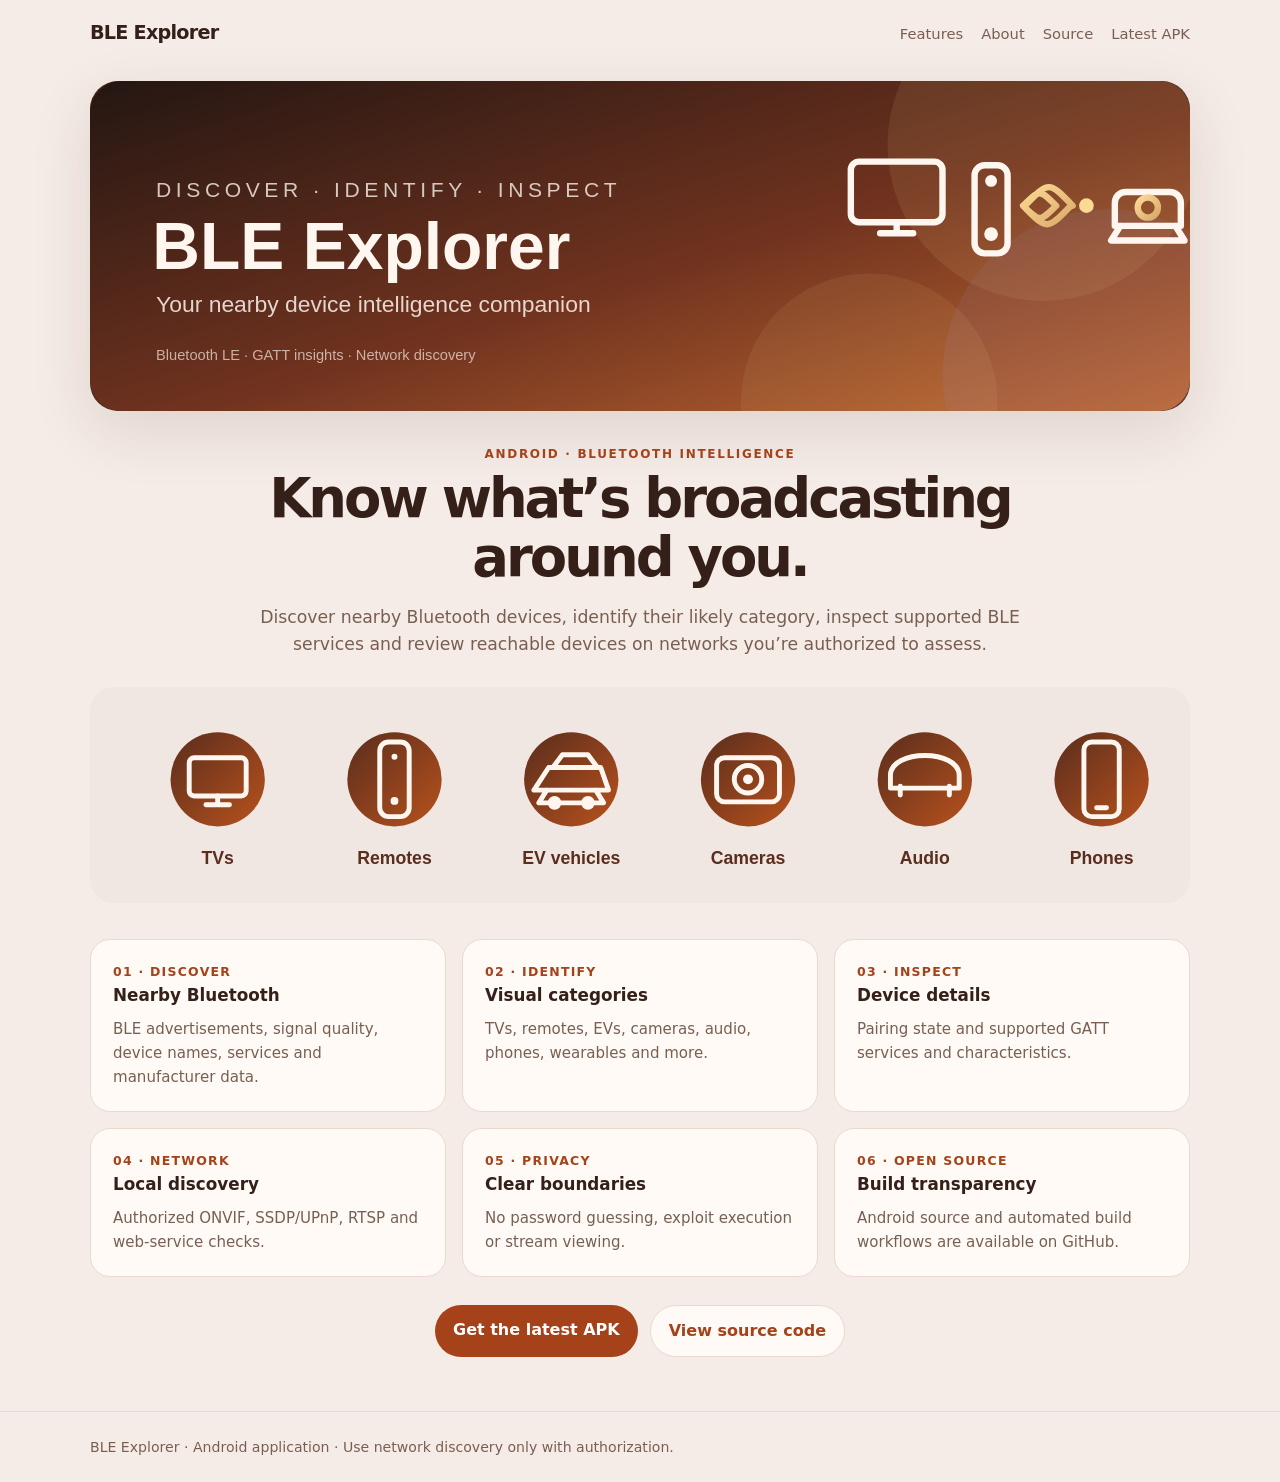
<file: docs/index.html>
<!doctype html>
<html lang="en">
<head>
<meta charset="utf-8"><meta name="viewport" content="width=device-width,initial-scale=1">
<meta name="description" content="BLE Explorer — nearby Bluetooth discovery, device classification and authorized local-network inspection.">
<meta name="theme-color" content="#5a2d1d"><title>BLE Explorer · Device discovery</title>
<link rel="stylesheet" href="assets/site.css">
</head>
<body>
<header class="wrap"><nav class="nav" aria-label="Main navigation"><a class="brand" href="./">BLE Explorer</a><div class="links"><a href="#features">Features</a><a href="about.html">About</a><a href="https://github.com/rath0darya/BLE">Source</a><a href="https://github.com/rath0darya/BLE/releases">Latest APK</a></div></nav></header>
<main class="wrap">
<section class="hero"><img src="assets/ble-explorer-banner.svg" alt="BLE Explorer device discovery banner"></section>
<section class="intro"><div class="eyebrow">Android · Bluetooth intelligence</div><h1>Know what’s broadcasting around you.</h1><p>Discover nearby Bluetooth devices, identify their likely category, inspect supported BLE services and review reachable devices on networks you’re authorized to assess.</p></section>
<img class="categories" src="assets/device-categories.svg" alt="TV, remote, electric vehicle, camera, audio and phone device categories">
<section id="features" class="grid" aria-label="App features">
<article class="card"><div class="num">01 · DISCOVER</div><h2>Nearby Bluetooth</h2><p>BLE advertisements, signal quality, device names, services and manufacturer data.</p></article>
<article class="card"><div class="num">02 · IDENTIFY</div><h2>Visual categories</h2><p>TVs, remotes, EVs, cameras, audio, phones, wearables and more.</p></article>
<article class="card"><div class="num">03 · INSPECT</div><h2>Device details</h2><p>Pairing state and supported GATT services and characteristics.</p></article>
<article class="card"><div class="num">04 · NETWORK</div><h2>Local discovery</h2><p>Authorized ONVIF, SSDP/UPnP, RTSP and web-service checks.</p></article>
<article class="card"><div class="num">05 · PRIVACY</div><h2>Clear boundaries</h2><p>No password guessing, exploit execution or stream viewing.</p></article>
<article class="card"><div class="num">06 · OPEN SOURCE</div><h2>Build transparency</h2><p>Android source and automated build workflows are available on GitHub.</p></article>
</section>
<div class="actions"><a class="button" href="https://github.com/rath0darya/BLE/releases">Get the latest APK</a><a class="button secondary" href="https://github.com/rath0darya/BLE">View source code</a></div>
</main>
<footer><div class="wrap">BLE Explorer · Android application · Use network discovery only with authorization.</div></footer>
</body></html>
</file>
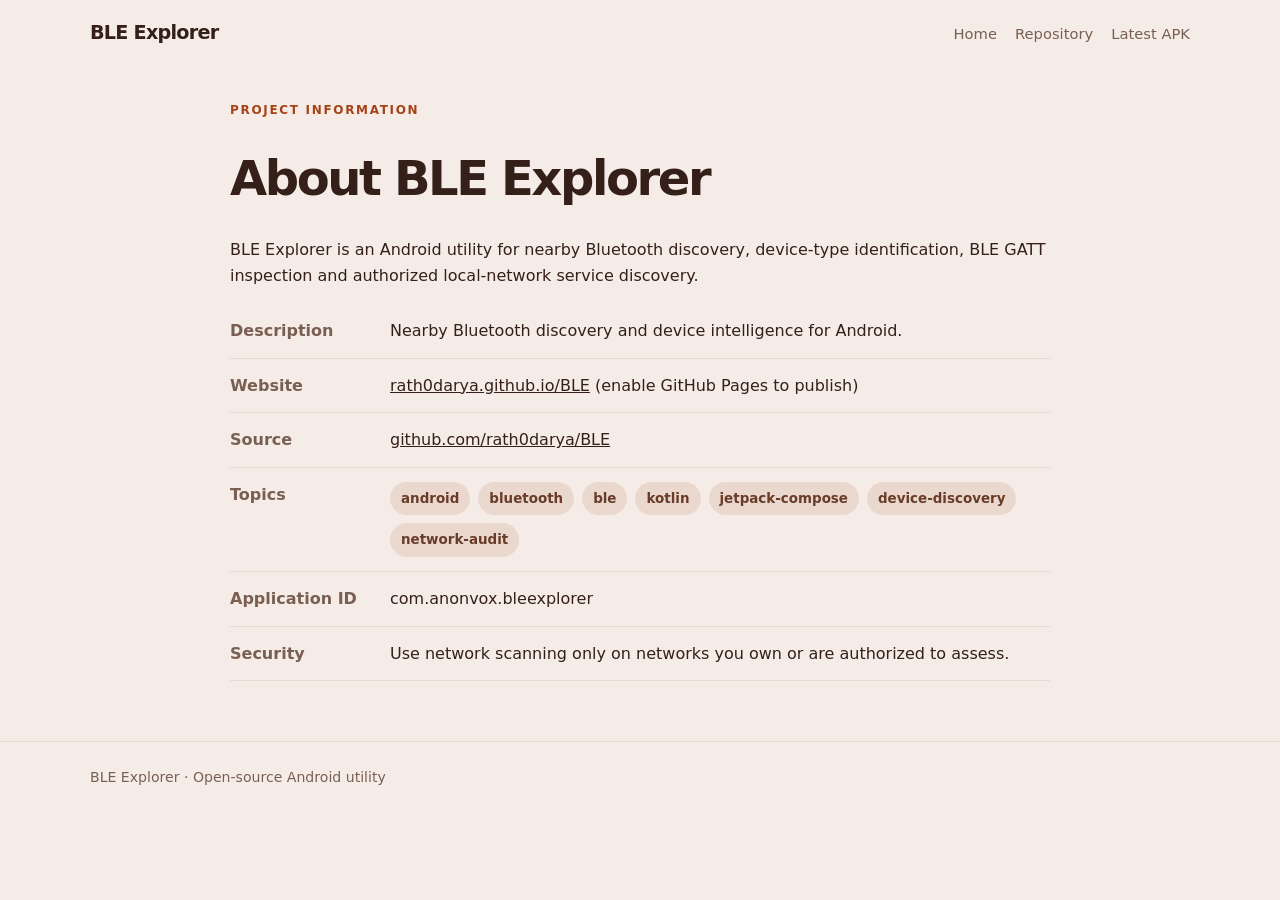
<file: docs/about.html>
<!doctype html>
<html lang="en">
<head><meta charset="utf-8"><meta name="viewport" content="width=device-width,initial-scale=1"><meta name="description" content="About BLE Explorer Android application."><meta name="theme-color" content="#5a2d1d"><title>About · BLE Explorer</title><link rel="stylesheet" href="assets/site.css"></head>
<body><header class="wrap"><nav class="nav"><a class="brand" href="./">BLE Explorer</a><div class="links"><a href="./">Home</a><a href="https://github.com/rath0darya/BLE">Repository</a><a href="https://github.com/rath0darya/BLE/releases">Latest APK</a></div></nav></header>
<main class="wrap about"><div class="eyebrow">Project information</div><h1>About BLE Explorer</h1><p>BLE Explorer is an Android utility for nearby Bluetooth discovery, device-type identification, BLE GATT inspection and authorized local-network service discovery.</p>
<div class="meta"><strong>Description</strong><span>Nearby Bluetooth discovery and device intelligence for Android.</span></div>
<div class="meta"><strong>Website</strong><span><a href="https://rath0darya.github.io/BLE/">rath0darya.github.io/BLE</a> (enable GitHub Pages to publish)</span></div>
<div class="meta"><strong>Source</strong><span><a href="https://github.com/rath0darya/BLE">github.com/rath0darya/BLE</a></span></div>
<div class="meta"><strong>Topics</strong><span class="chips"><span class="chip">android</span><span class="chip">bluetooth</span><span class="chip">ble</span><span class="chip">kotlin</span><span class="chip">jetpack-compose</span><span class="chip">device-discovery</span><span class="chip">network-audit</span></span></div>
<div class="meta"><strong>Application ID</strong><span>com.anonvox.bleexplorer</span></div>
<div class="meta"><strong>Security</strong><span>Use network scanning only on networks you own or are authorized to assess.</span></div>
</main><footer><div class="wrap">BLE Explorer · Open-source Android utility</div></footer></body></html>
</file>
<file: docs/assets/site.css>
:root{color-scheme:light;--ink:#342019;--muted:#795f52;--paper:#f5ece7;--card:#fffaf6;--accent:#a64219;--gold:#d9a45d;--line:#ead9ce}
*{box-sizing:border-box}html{scroll-behavior:smooth}body{margin:0;background:var(--paper);color:var(--ink);font:16px/1.6 Inter,ui-sans-serif,system-ui,-apple-system,"Segoe UI",sans-serif}
a{color:inherit} .wrap{width:min(1100px,calc(100% - 36px));margin:auto}
header{padding:18px 0}.nav{display:flex;align-items:center;justify-content:space-between;gap:18px}.brand{font-weight:850;letter-spacing:-.04em;font-size:1.2rem;text-decoration:none}.links{display:flex;gap:18px;flex-wrap:wrap}.links a{text-decoration:none;color:var(--muted);font-size:.92rem}
.hero{margin:14px auto 34px;padding:0;overflow:hidden;border-radius:28px;background:#4e291e;box-shadow:0 20px 60px #4e291e20}.hero img{display:block;width:100%;height:auto}.intro{max-width:760px;margin:0 auto 28px;text-align:center}.eyebrow{color:var(--accent);font-weight:800;letter-spacing:.14em;text-transform:uppercase;font-size:.75rem}.intro h1{font-size:clamp(2rem,5vw,3.4rem);letter-spacing:-.055em;line-height:1.08;margin:.4rem 0 1rem}.intro p{color:var(--muted);font-size:1.08rem;margin:0 auto}
.grid{display:grid;grid-template-columns:repeat(3,minmax(0,1fr));gap:16px;margin:28px 0}.card{background:var(--card);border:1px solid var(--line);border-radius:20px;padding:22px;min-width:0}.card h2{font-size:1.05rem;margin:0 0 8px}.card p{color:var(--muted);margin:0;font-size:.94rem}.card .num{color:var(--accent);font-weight:800;font-size:.78rem;letter-spacing:.1em}
.categories{width:100%;height:auto;display:block;margin:20px 0 36px;border-radius:20px}.actions{display:flex;justify-content:center;gap:12px;flex-wrap:wrap;margin:28px 0 54px}.button{display:inline-flex;padding:12px 18px;border-radius:999px;background:var(--accent);color:#fff;text-decoration:none;font-weight:750}.button.secondary{background:var(--card);color:var(--accent);border:1px solid var(--line)}
footer{border-top:1px solid var(--line);padding:24px 0;color:var(--muted);font-size:.88rem}
.about{max-width:820px;margin:34px auto 60px}.about h1{font-size:clamp(2rem,5vw,3rem);line-height:1.1;letter-spacing:-.05em}.meta{display:grid;grid-template-columns:150px 1fr;gap:10px;padding:14px 0;border-bottom:1px solid var(--line)}.meta strong{color:var(--muted)}.chips{display:flex;gap:8px;flex-wrap:wrap}.chip{padding:6px 11px;border-radius:99px;background:#ead8ce;color:#693c29;font-size:.84rem;font-weight:700}
@media(max-width:760px){.grid{grid-template-columns:1fr 1fr}.nav{align-items:flex-start;flex-direction:column}.links{gap:12px}.hero{border-radius:18px}}
@media(max-width:480px){.wrap{width:min(100% - 24px,1100px)}.grid{grid-template-columns:1fr}.card{padding:18px}.meta{grid-template-columns:1fr;gap:2px}.intro p{font-size:1rem}}
@media(prefers-reduced-motion:reduce){html{scroll-behavior:auto}*{transition:none!important}}
</file>
